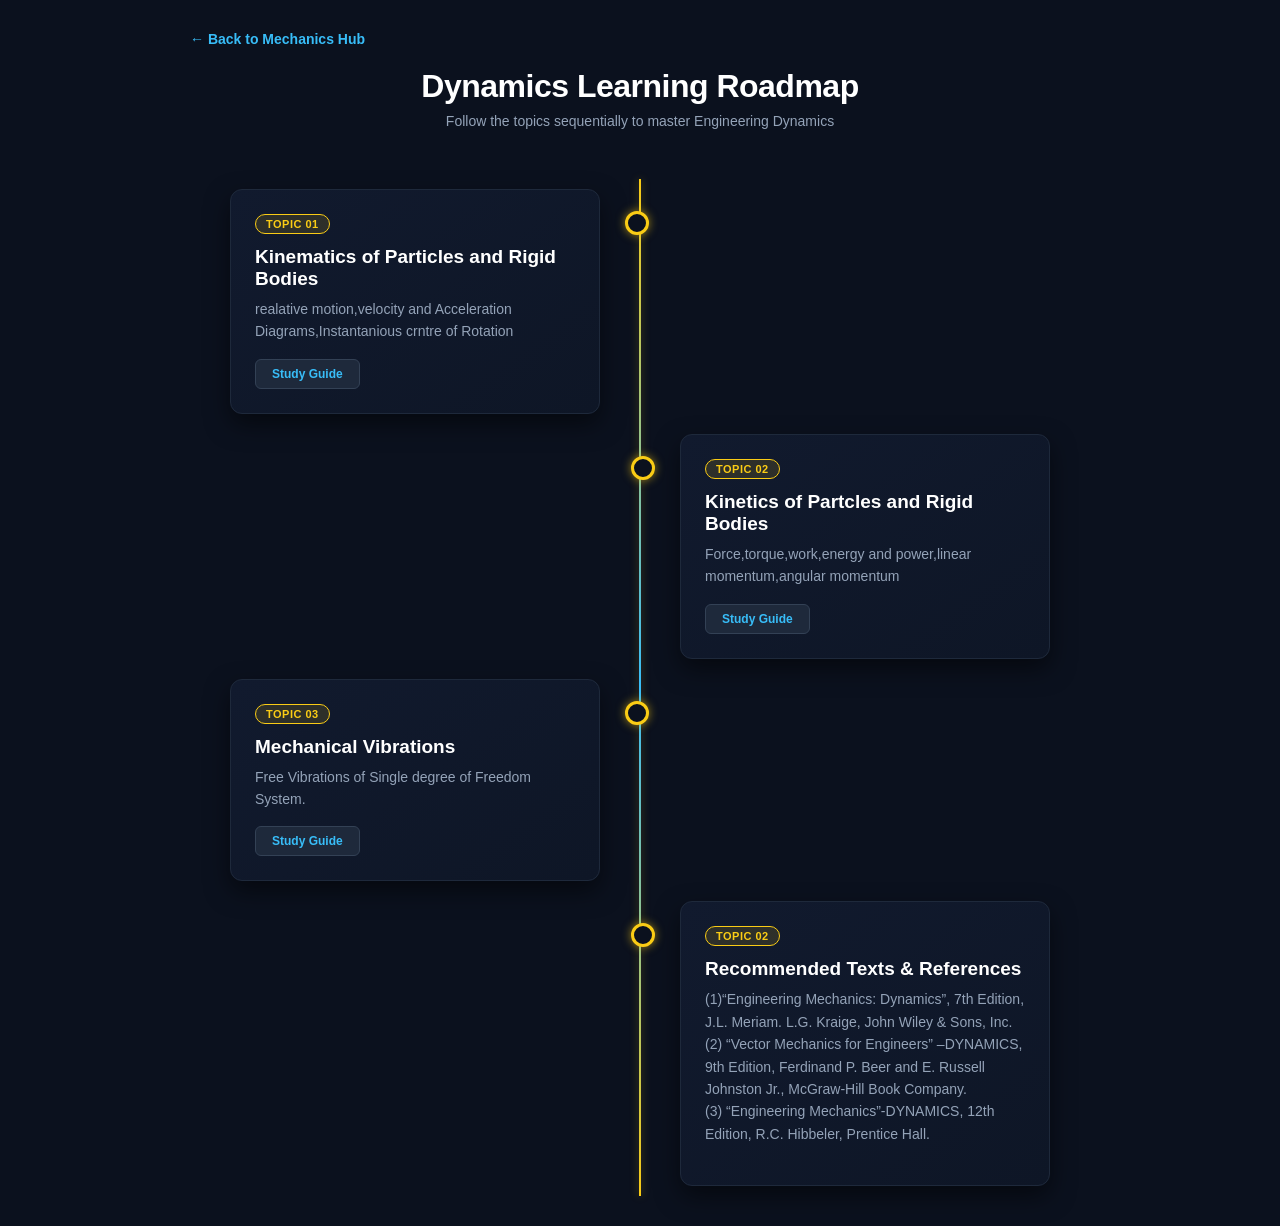
<file: dynamics.html>
<!DOCTYPE html>
<html lang="en">
<head>
    <meta charset="UTF-8">
    <meta name="viewport" content="width=device-width, initial-scale=1.0">
    <title>Statics Roadmap | ME1030</title>
    <link rel="stylesheet" href="statics.css">
</head>
<body>

    <!-- Back Navigation -->
    <nav>
        <a href="index.html">← Back to Mechanics Hub</a>
    </nav>

    <!-- Header Section -->
    <header class="header">
        <h1>Dynamics Learning Roadmap</h1>
        <p>Follow the topics sequentially to master Engineering Dynamics</p>
    </header>

    <!-- Timeline Roadmap -->
    <main class="timeline">
        <!-- Topic 1 (Left) -->
        <div class="container left">
            <div class="content">
                <span class="badge badge-green">Topic 01</span>
                <h3>Kinematics of Particles and Rigid Bodies</h3>
                <p>realative motion,velocity and Acceleration Diagrams,Instantanious crntre of Rotation</p>
                <div class="card-actions">
                    <a href="kinematics.html" class="action-btn">Study Guide</a>
                    
                </div>
            </div>
        </div>

        <!-- Topic 2 (Right) -->
        <div class="container right">
            <div class="content">
                <span class="badge badge-blue">Topic 02</span>
                <h3>Kinetics of Partcles and Rigid Bodies</h3>
                <p>Force,torque,work,energy and power,linear momentum,angular momentum </p>
                <div class="card-actions">
                    <a href="kinatics.html" class="action-btn">Study Guide</a>
                    
                </div>
            </div>
        </div>

        <!-- Topic 3 (Left) -->
        <div class="container left">
            <div class="content">
                <span class="badge badge-orange">Topic 03</span>
                <h3>Mechanical Vibrations</h3>
                <p>Free Vibrations of Single degree of Freedom System.</p>
                <div class="card-actions">
                    <a href="vibration.html" class="action-btn">Study Guide</a>
                    
                </div>
            </div>
        </div>

        <!-- Topic 4 (Right) -->
        <div class="container right">
            <div class="content">
                <span class="badge badge-Green">Topic 02</span>
                <h3>Recommended Texts & References</h3>
                <p>
                     (1)“Engineering Mechanics: Dynamics”, 7th Edition, J.L. Meriam. L.G. Kraige, John Wiley & Sons, Inc.<br>
                     (2) “Vector Mechanics for Engineers” –DYNAMICS, 9th Edition, Ferdinand P. Beer 
                          and E. Russell Johnston Jr., McGraw-Hill Book Company. <br>
                     (3) “Engineering Mechanics”-DYNAMICS, 12th Edition, R.C. Hibbeler, Prentice Hall.<br>
                </p>
                
            </div>
        </div>
    </main>

</body>
</html>
</file>
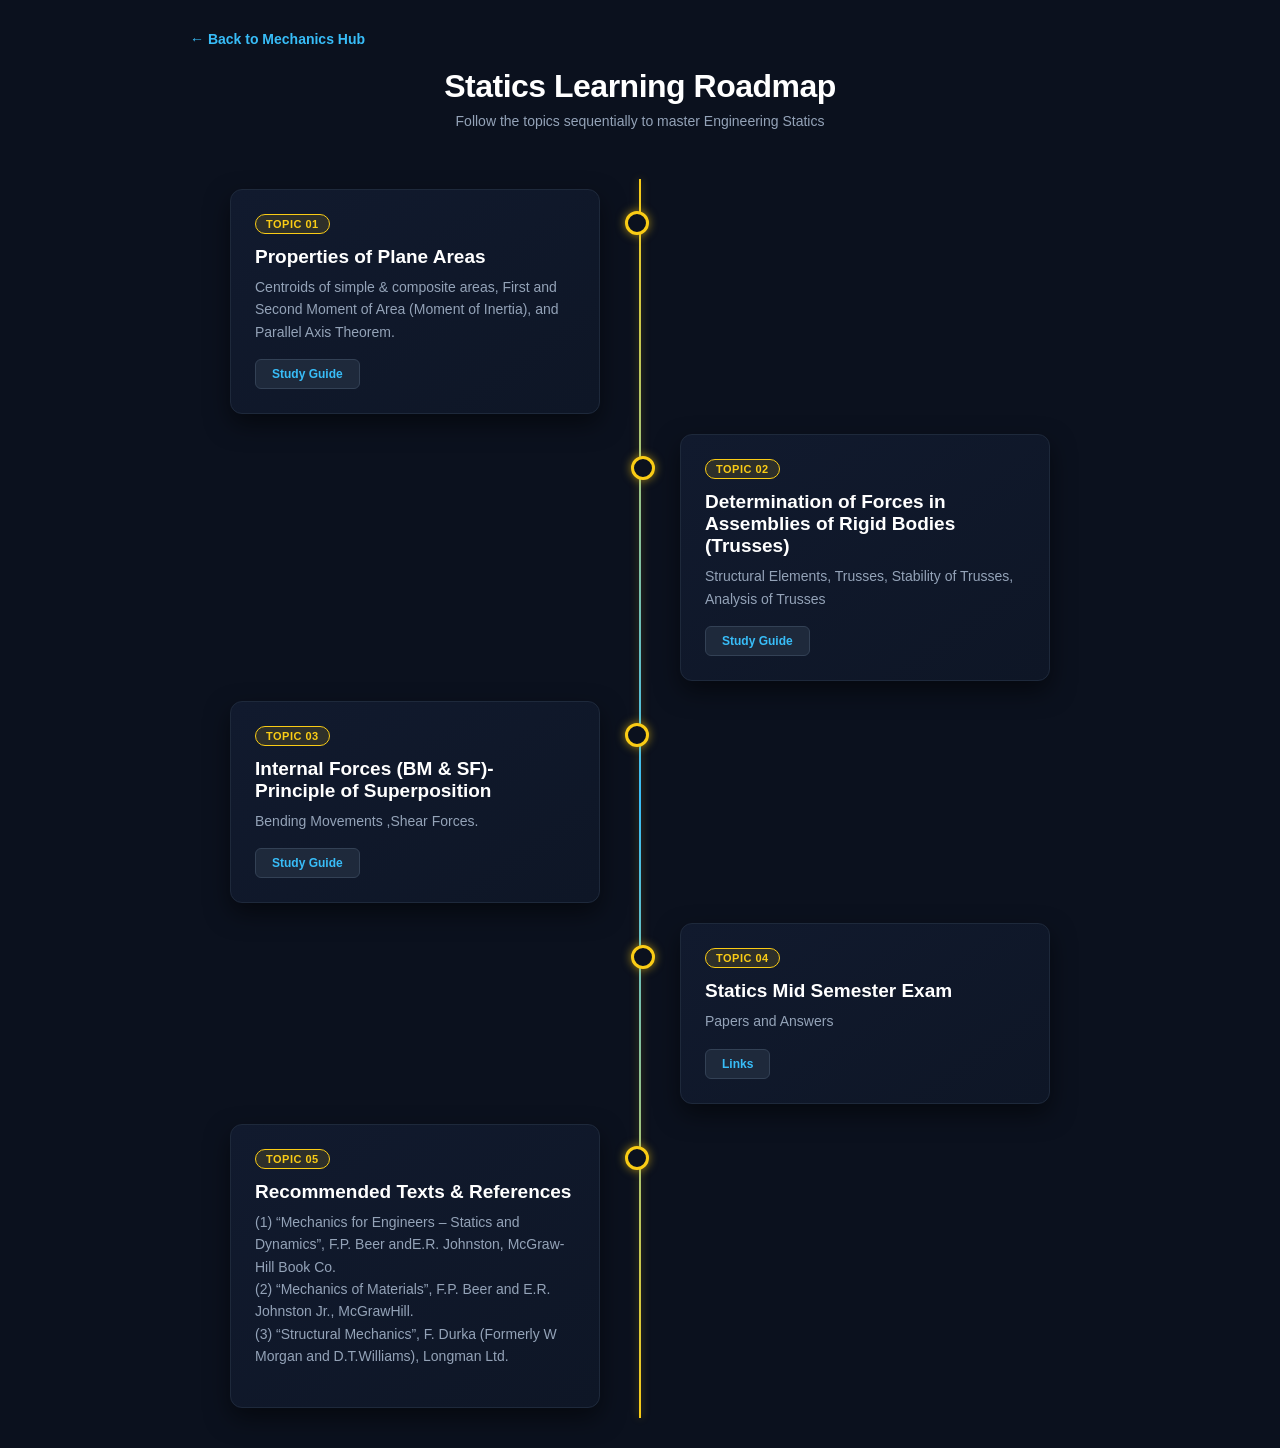
<file: statics.html>
<!DOCTYPE html>
<html lang="en">
<head>
    <meta charset="UTF-8">
    <meta name="viewport" content="width=device-width, initial-scale=1.0">
    <title>Statics Roadmap | ME1030</title>
    <link rel="stylesheet" href="statics.css">
</head>
<body>

    <!-- Back Navigation -->
    <nav>
        <a href="index.html">← Back to Mechanics Hub</a>
    </nav>

    <!-- Header Section -->
    <header class="header">
        <h1>Statics Learning Roadmap</h1>
        <p>Follow the topics sequentially to master Engineering Statics</p>
    </header>

    <!-- Timeline Roadmap -->
    <main class="timeline">
        <!-- Topic 1 (Left) -->
        <div class="container left">
            <div class="content">
                <span class="badge badge-green">Topic 01</span>
                <h3>Properties of Plane Areas</h3>
                <p>Centroids of simple & composite areas, First and Second Moment of Area (Moment of Inertia), and Parallel Axis Theorem.</p>
                <div class="card-actions">
                    <a href="plane area.html" class="action-btn">Study Guide</a>
                    
                </div>
            </div>
        </div>

        <!-- Topic 2 (Right) -->
        <div class="container right">
            <div class="content">
                <span class="badge badge-blue">Topic 02</span>
                <h3>Determination of Forces in Assemblies of Rigid Bodies (Trusses)</h3>
                <p>Structural Elements, Trusses, Stability of Trusses, Analysis of Trusses </p>
                <div class="card-actions">
                    <a href="trusses.html" class="action-btn">Study Guide</a>
                    
                </div>
            </div>
        </div>

        <!-- Topic 3 (Left) -->
        <div class="container left">
            <div class="content">
                <span class="badge badge-orange">Topic 03</span>
                <h3>Internal Forces (BM & SF)- Principle of Superposition</h3>
                <p>Bending Movements ,Shear Forces.</p>
                <div class="card-actions">
                    <a href="sfbm.html" class="action-btn">Study Guide</a>
                    
                </div>
            </div>
        </div>

        <!-- Topic 4 (Right) -->
        <div class="container right">
            <div class="content">
                <span class="badge badge-green">Topic 04</span>
                <h3>Statics Mid Semester Exam</h3>
                <p>Papers and Answers</p>
                <div class="card-actions">
                    <a href="tutes(Stat).html#Stat-4" class="action-btn">Links</a>
                    
                </div>
            </div>
        </div>

        <!-- Topic 5 (Left) -->
        <div class="container left">
            <div class="content">
                <span class="badge badge-blue">Topic 05</span>
                <h3>Recommended Texts & References</h3>
                <p>
                     (1) “Mechanics for Engineers – Statics and Dynamics”, F.P. Beer andE.R. Johnston, McGraw-Hill Book Co.<br>
                     (2) “Mechanics of Materials”, F.P. Beer and E.R. Johnston Jr., McGrawHill.<br>
                     (3) “Structural Mechanics”, F. Durka (Formerly W Morgan and D.T.Williams), Longman Ltd.<br>
                </p>
                
            </div>
        </div>
    </main>

</body>
</html>
</file>
<file: statics.css>
* {
    box-sizing: border-box;
    margin: 0;
    padding: 0;
    font-family: 'Segoe UI', Tahoma, Geneva, Verdana, sans-serif;
}

body {
    background-color: #0b111e; /* Leader Deep Navy/Dark Slate Background */
    color: #f1f5f9;
    padding: 30px 20px;
}

/* Navigation */
nav {
    max-width: 900px;
    margin: 0 auto 20px auto;
}

nav a {
    text-decoration: none;
    color: #38bdf8; /* Soft Cyan */
    font-weight: 600;
    font-size: 14px;
    transition: color 0.2s ease;
}

nav a:hover {
    color: #facc15; /* Crisp Yellow */
}

/* Header */
.header {
    text-align: center;
    margin-bottom: 50px;
}

.header h1 {
    color: #ffffff;
    font-size: 32px;
    font-weight: 800;
    margin-bottom: 8px;
    letter-spacing: -0.5px;
}

.header p {
    color: #94a3b8;
    font-size: 14px;
}

/* Timeline Base */
.timeline {
    position: relative;
    max-width: 900px;
    margin: 0 auto;
}

/* Center Glowing Line */
.timeline::after {
    content: '';
    position: absolute;
    width: 2px;
    background: linear-gradient(to bottom, #facc15, #38bdf8, #facc15);
    box-shadow: 0 0 8px rgba(250, 204, 21, 0.4);
    top: 0;
    bottom: 0;
    left: 50%;
    transform: translateX(-50%);
}

/* Timeline Container */
.container {
    padding: 10px 40px;
    position: relative;
    width: 50%;
}

/* Timeline Glowing Yellow Rings */
.container::after {
    content: '';
    position: absolute;
    width: 18px;
    height: 18px;
    right: -9px;
    background-color: #0b111e;
    border: 3px solid #facc15; /* Bright yellow ring */
    box-shadow: 0 0 10px rgba(250, 204, 21, 0.6);
    top: 32px;
    border-radius: 50%;
    z-index: 2;
}

.left {
    left: 0;
}

.right {
    left: 50%;
}

.right::after {
    left: -9px;
}

/* Dark Topic Card */
.content {
    padding: 24px;
    background: linear-gradient(145deg, #111a2e, #0e1626);
    border: 1px solid #1e293b;
    border-radius: 12px;
    box-shadow: 0 10px 25px rgba(0, 0, 0, 0.5);
    transition: transform 0.25s ease, border-color 0.25s ease, box-shadow 0.25s ease;
}

.content:hover {
    transform: translateY(-3px);
    border-color: #38bdf8;
    box-shadow: 0 12px 30px rgba(56, 189, 248, 0.15);
}

/* Topic Badges (Leader Outline Pill Style) */
.badge {
    display: inline-block;
    padding: 3px 10px;
    border-radius: 14px;
    background-color: rgba(250, 204, 21, 0.12);
    border: 1px solid #facc15;
    color: #facc15;
    font-size: 11px;
    font-weight: 800;
    text-transform: uppercase;
    letter-spacing: 0.5px;
    margin-bottom: 12px;
}

.badge-green,
.badge-blue,
.badge-orange {
    background-color: rgba(250, 204, 21, 0.12);
    border: 1px solid #facc15;
    color: #facc15;
}

.content h3 {
    font-size: 19px;
    font-weight: 700;
    margin-bottom: 8px;
    color: #ffffff;
}

.content p {
    font-size: 14px;
    color: #94a3b8;
    line-height: 1.6;
    margin-bottom: 16px;
}

/* Action Buttons inside Cards */
.card-actions {
    display: flex;
    gap: 10px;
    flex-wrap: wrap;
}

.action-btn {
    text-decoration: none;
    font-size: 12px;
    font-weight: 600;
    padding: 7px 16px;
    border-radius: 6px;
    background-color: #1e293b;
    color: #38bdf8;
    border: 1px solid #334155;
    transition: all 0.2s ease;
}

.action-btn:hover {
    background-color: #facc15;
    color: #0b111e;
    border-color: #facc15;
    font-weight: 700;
}

/* Dropdown Container */
.tute-dropdown {
    position: relative;
    display: inline-block;
}

/* Remove default summary arrow */
.tute-dropdown summary {
    list-style: none;
    cursor: pointer;
    user-select: none;
}

.tute-dropdown summary::-webkit-details-marker {
    display: none;
}

/* Dropdown Content Box - Dark */
.dropdown-content {
    position: absolute;
    top: 115%;
    left: 0;
    background-color: #0f172a;
    min-width: 170px;
    box-shadow: 0 10px 25px rgba(0, 0, 0, 0.6);
    border-radius: 8px;
    padding: 6px 0;
    z-index: 10;
    border: 1px solid #334155;
}

/* Dropdown Links */
.dropdown-content a {
    color: #f1f5f9;
    padding: 8px 14px;
    text-decoration: none;
    display: block;
    font-size: 13px;
    font-weight: 500;
    transition: background 0.15s ease, color 0.15s ease;
}

.dropdown-content a:hover {
    background-color: #1e293b;
    color: #facc15;
}

/* Mobile Responsive */
@media screen and (max-width: 650px) {
    .timeline::after {
        left: 20px;
    }
    .container {
        width: 100%;
        padding-left: 50px;
        padding-right: 15px;
    }
    .container::after {
        left: 11px;
    }
    .right {
        left: 0%;
    }
}
</file>
